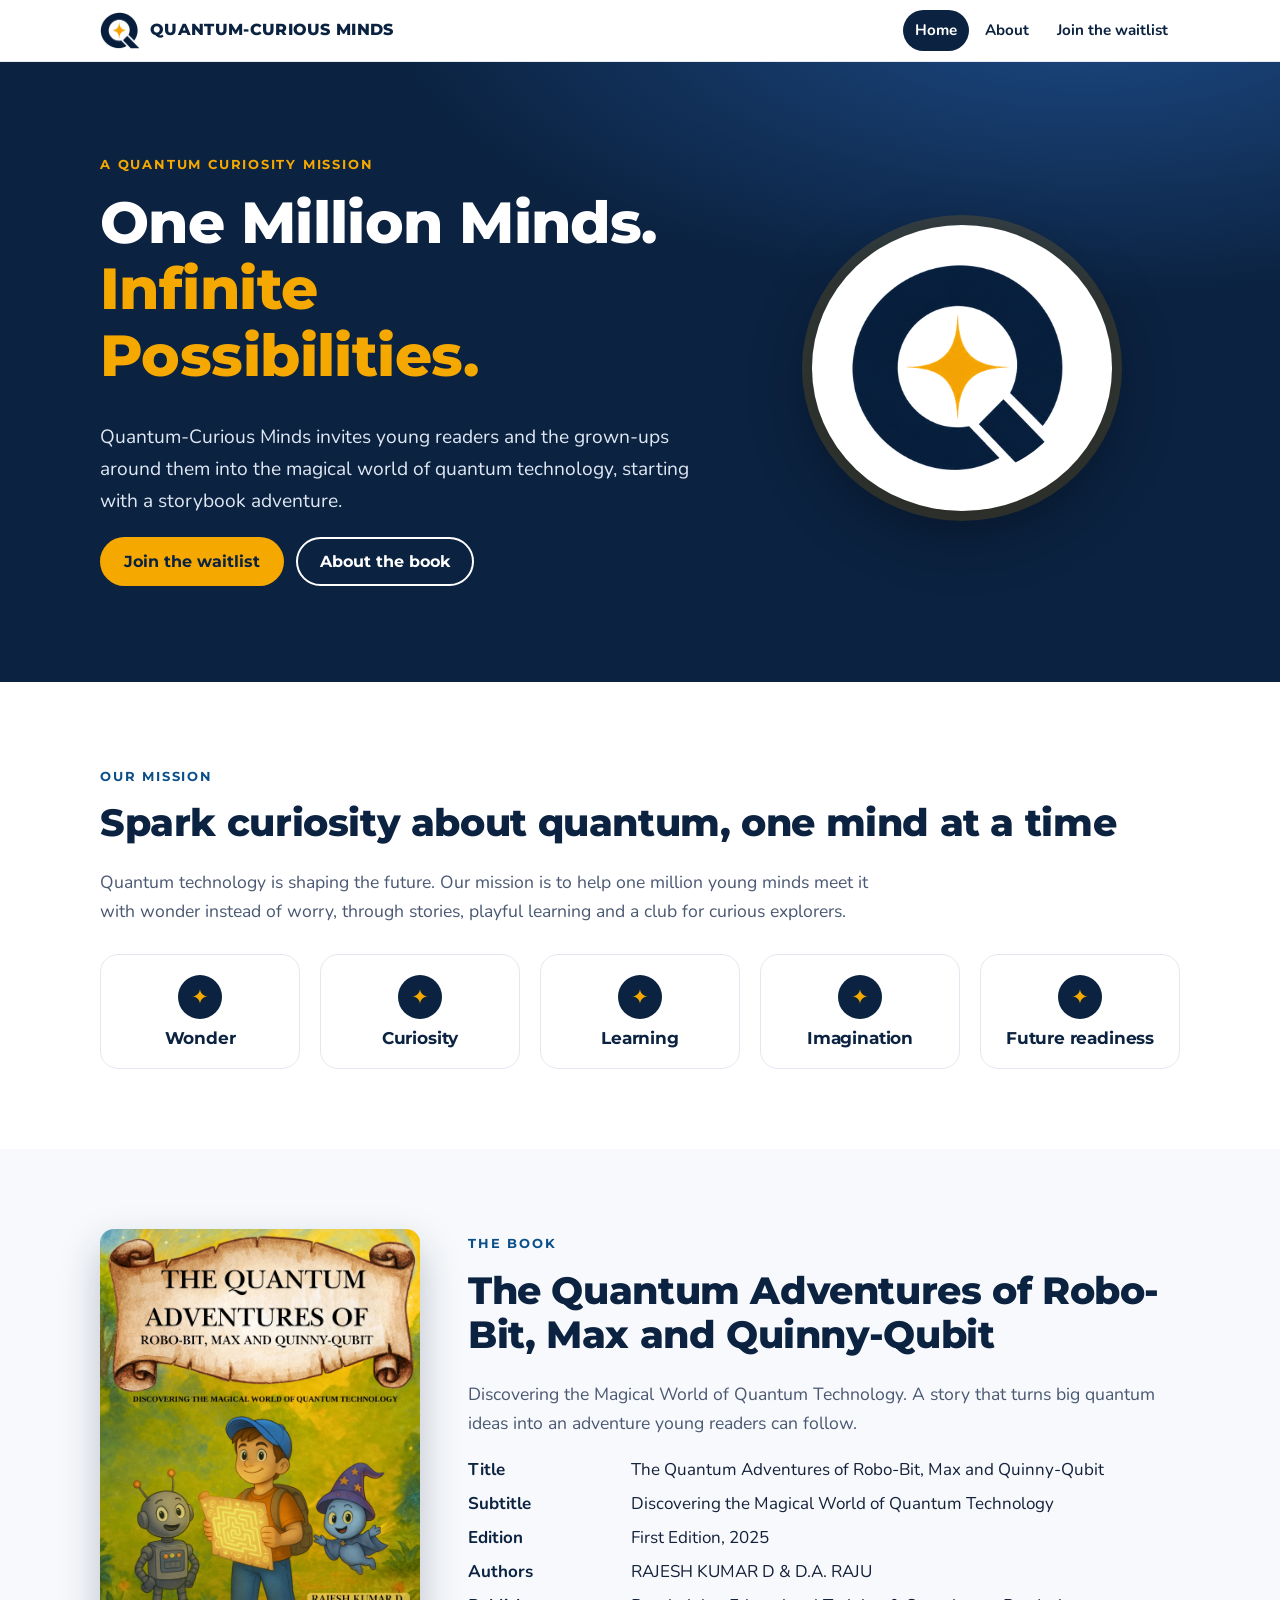
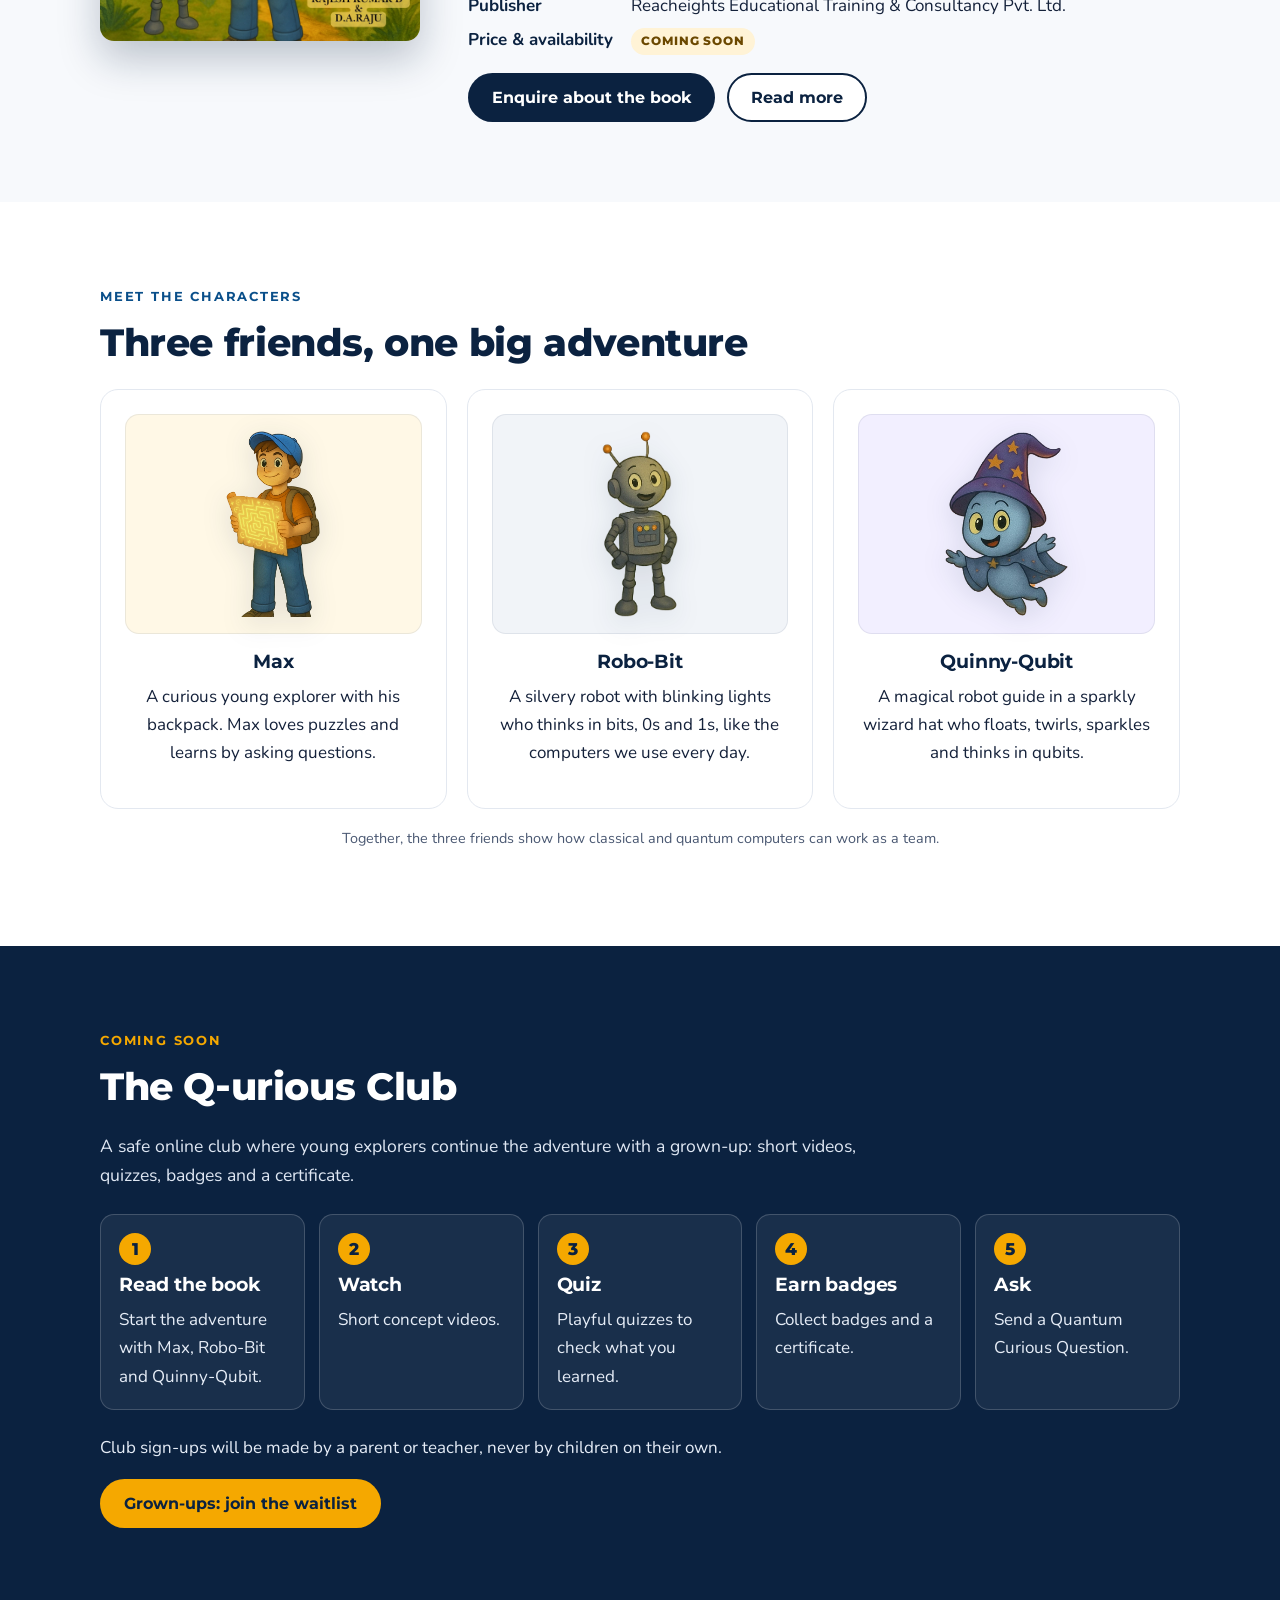
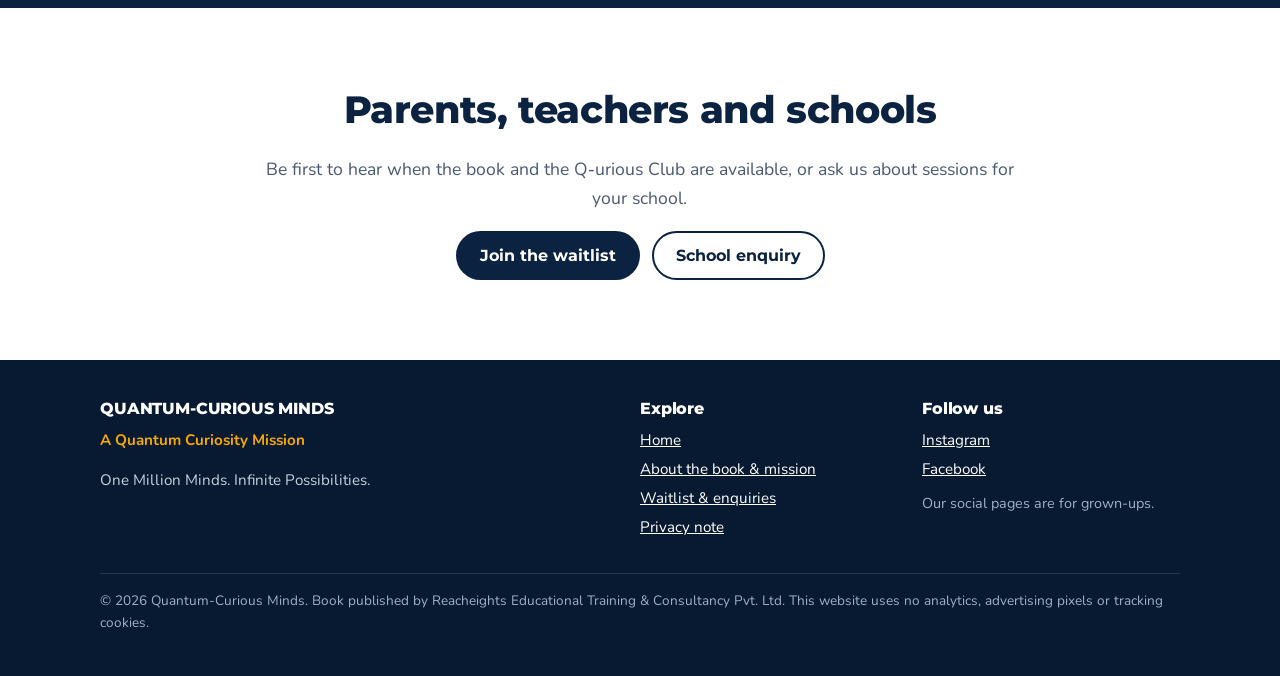
<file: index.html>
<!doctype html>
<html lang="en-IN">
<head>
<meta charset="utf-8">
<meta name="viewport" content="width=device-width, initial-scale=1">
<title>Quantum-Curious Minds | A Quantum Curiosity Mission</title>
<meta name="description" content="One Million Minds. Infinite Possibilities. Meet Max, Robo-Bit and Quinny-Qubit in the book The Quantum Adventures of Robo-Bit, Max and Quinny-Qubit.">
<link rel="canonical" href="https://quantumcuriousminds.com/">
<meta name="theme-color" content="#0B2240">
<meta property="og:type" content="website">
<meta property="og:site_name" content="Quantum-Curious Minds">
<meta property="og:title" content="Quantum-Curious Minds | A Quantum Curiosity Mission">
<meta property="og:description" content="One Million Minds. Infinite Possibilities. Meet Max, Robo-Bit and Quinny-Qubit in the book The Quantum Adventures of Robo-Bit, Max and Quinny-Qubit.">
<meta property="og:url" content="https://quantumcuriousminds.com/">
<meta property="og:image" content="https://quantumcuriousminds.com/assets/img/og-image.jpg">
<meta property="og:image:width" content="1200">
<meta property="og:image:height" content="630">
<meta property="og:image:alt" content="Quantum-Curious Minds logo: A Quantum Curiosity Mission">
<meta property="og:locale" content="en_IN">
<meta name="twitter:card" content="summary_large_image">
<link rel="icon" href="/favicon.ico" sizes="any">
<link rel="icon" type="image/png" sizes="32x32" href="/assets/img/favicon-32.png">
<link rel="apple-touch-icon" href="/apple-touch-icon.png">
<link rel="manifest" href="/site.webmanifest">
<link rel="preload" href="/assets/fonts/montserrat.woff2" as="font" type="font/woff2" crossorigin>
<link rel="stylesheet" href="/assets/css/fonts.css">
<link rel="stylesheet" href="/assets/css/site.css">
</head>
<body>
<a class="skip" href="#main">Skip to content</a>
<header class="site-header">
  <div class="wrap">
    <a class="brand" href="/" aria-label="Quantum-Curious Minds home"><img src="/assets/img/qcm-mark.png" alt="" width="40" height="38">QUANTUM-CURIOUS MINDS</a>
    <nav class="nav" aria-label="Main">
      <ul><li><a href="/" aria-current="page">Home</a></li><li><a href="/about.html">About</a></li><li><a href="/contact.html">Join the waitlist</a></li></ul>
    </nav>
  </div>
</header>
<main id="main">

<section class="hero">
  <div class="wrap">
    <div>
      <span class="eyebrow">A Quantum Curiosity Mission</span>
      <h1>One Million Minds. <span class="gold">Infinite Possibilities.</span></h1>
      <p class="lead">Quantum-Curious Minds invites young readers and the grown-ups around them into the magical world of quantum technology, starting with a storybook adventure.</p>
      <div class="btns"><a class="btn btn-gold" href="/contact.html">Join the waitlist</a><a class="btn btn-ghost" href="/about.html">About the book</a></div>
    </div>
    <img class="hero-mark" src="/assets/img/qcm-mark.png" alt="Quantum-Curious Minds logo: a navy Q with a gold star" width="320" height="300" fetchpriority="high">
  </div>
</section>

<section id="mission">
  <div class="wrap">
    <span class="eyebrow" style="color:var(--blue)">Our mission</span>
    <h2>Spark curiosity about quantum, one mind at a time</h2>
    <p class="section-intro">Quantum technology is shaping the future. Our mission is to help one million young minds meet it with wonder instead of worry, through stories, playful learning and a club for curious explorers.</p>
    <div class="grid g5" style="margin-top:28px"><div class="card pillar"><div class="dot" aria-hidden="true">&#10022;</div><h3>Wonder</h3></div><div class="card pillar"><div class="dot" aria-hidden="true">&#10022;</div><h3>Curiosity</h3></div><div class="card pillar"><div class="dot" aria-hidden="true">&#10022;</div><h3>Learning</h3></div><div class="card pillar"><div class="dot" aria-hidden="true">&#10022;</div><h3>Imagination</h3></div><div class="card pillar"><div class="dot" aria-hidden="true">&#10022;</div><h3>Future readiness</h3></div></div>
  </div>
</section>

<section class="alt" id="book">
  <div class="wrap book">
    <div class="book-cover">
      <picture>
        <source srcset="/assets/img/book-cover.webp" type="image/webp">
        <img src="/assets/img/book-cover.jpg" alt="Official book cover: The Quantum Adventures of Robo-Bit, Max and Quinny-Qubit" width="320" height="412" loading="lazy">
      </picture>
    </div>
    <div>
      <span class="eyebrow" style="color:var(--blue)">The book</span>
      <h2>The Quantum Adventures of Robo-Bit, Max and Quinny-Qubit</h2>
      <p class="section-intro">Discovering the Magical World of Quantum Technology. A story that turns big quantum ideas into an adventure young readers can follow.</p>
      <dl class="facts">
  <dt>Title</dt><dd>The Quantum Adventures of Robo-Bit, Max and Quinny-Qubit</dd>
  <dt>Subtitle</dt><dd>Discovering the Magical World of Quantum Technology</dd>
  <dt>Edition</dt><dd>First Edition, 2025</dd>
  <dt>Authors</dt><dd>RAJESH KUMAR D &amp; D.A. RAJU</dd>
  <dt>Publisher</dt><dd>Reacheights Educational Training &amp; Consultancy Pvt. Ltd.</dd>
  <dt>Price &amp; availability</dt><dd><span class="pill">Coming soon</span></dd>
</dl>
      <div class="btns"><a class="btn btn-navy" href="/contact.html">Enquire about the book</a><a class="btn btn-outline" href="/about.html">Read more</a></div>
    </div>
  </div>
</section>

<section id="characters">
  <div class="wrap">
    <span class="eyebrow" style="color:var(--blue)">Meet the characters</span>
    <h2>Three friends, one big adventure</h2>
    
<div class="grid g3">
  <article class="card char max">
    <div class="art">
      <picture>
        <source srcset="/assets/img/character-max.webp" type="image/webp">
        <img src="/assets/img/character-max.png" alt="Max with his backpack and glowing maze map" width="363" height="718" loading="lazy">
      </picture>
    </div>
    <h3>Max</h3>
    <p>A curious young explorer with his backpack. Max loves puzzles and learns by asking questions.</p>
  </article>
  <article class="card char robo">
    <div class="art">
      <picture>
        <source srcset="/assets/img/character-robo-bit.webp" type="image/webp">
        <img src="/assets/img/character-robo-bit.png" alt="Robo-Bit, a silvery robot with blinking lights" width="201" height="495" loading="lazy">
      </picture>
    </div>
    <h3>Robo-Bit</h3>
    <p>A silvery robot with blinking lights who thinks in bits, 0s and 1s, like the computers we use every day.</p>
  </article>
  <article class="card char quinny">
    <div class="art">
      <picture>
        <source srcset="/assets/img/character-quinny-qubit.webp" type="image/webp">
        <img src="/assets/img/character-quinny-qubit.png" alt="Quinny-Qubit, a magical guide in a sparkly wizard hat" width="232" height="346" loading="lazy">
      </picture>
    </div>
    <h3>Quinny-Qubit</h3>
    <p>A magical robot guide in a sparkly wizard hat who floats, twirls, sparkles and thinks in qubits.</p>
  </article>
</div>
<p class="note center" style="margin-top:18px">Together, the three friends show how classical and quantum computers can work as a team.</p>
  </div>
</section>

<section class="dark" id="club">
  <div class="wrap">
    <span class="eyebrow">Coming soon</span>
    <h2>The Q&#8209;urious Club</h2>
    <p class="section-intro" style="color:#dfe7f3">A safe online club where young explorers continue the adventure with a grown-up: short videos, quizzes, badges and a certificate.</p>
    <ol class="journey">
      <li><h3>Read the book</h3>Start the adventure with Max, Robo-Bit and Quinny-Qubit.</li>
      <li><h3>Watch</h3>Short concept videos.</li>
      <li><h3>Quiz</h3>Playful quizzes to check what you learned.</li>
      <li><h3>Earn badges</h3>Collect badges and a certificate.</li>
      <li><h3>Ask</h3>Send a Quantum Curious Question.</li>
    </ol>
    <p>Club sign-ups will be made by a parent or teacher, never by children on their own.</p>
    <div class="btns"><a class="btn btn-gold" href="/contact.html">Grown-ups: join the waitlist</a></div>
  </div>
</section>

<section class="center">
  <div class="wrap">
    <h2>Parents, teachers and schools</h2>
    <p class="section-intro" style="margin:0 auto 18px">Be first to hear when the book and the Q&#8209;urious Club are available, or ask us about sessions for your school.</p>
    <div class="btns" style="justify-content:center"><a class="btn btn-navy" href="/contact.html">Join the waitlist</a><a class="btn btn-outline" href="/contact.html">School enquiry</a></div>
  </div>
</section>
</main>
<footer class="site-footer">
  <div class="wrap">
    <div class="cols">
      <div>
        <h2>QUANTUM-CURIOUS MINDS</h2>
        <p class="tag">A Quantum Curiosity Mission</p>
        <p>One Million Minds. Infinite Possibilities.</p>
      </div>
      <div>
        <h2>Explore</h2>
        <ul><li><a href="/">Home</a></li><li><a href="/about.html">About the book &amp; mission</a></li><li><a href="/contact.html">Waitlist &amp; enquiries</a></li><li><a href="/contact.html#privacy">Privacy note</a></li></ul>
      </div>
      <div>
        <h2>Follow us</h2>
        <ul><li><a href="https://www.instagram.com/quantumcuriousminds" rel="noopener" target="_blank">Instagram<span class="hidden"> (opens in a new tab)</span></a></li><li><a href="https://www.facebook.com/share/19vFkuKRDL/" rel="noopener" target="_blank">Facebook<span class="hidden"> (opens in a new tab)</span></a></li></ul>
        <p class="note" style="color:#9fb0c8;margin-top:10px">Our social pages are for grown-ups.</p>
      </div>
    </div>
    <p class="legal">&copy; 2026 Quantum-Curious Minds. Book published by Reacheights Educational Training &amp; Consultancy Pvt. Ltd. This website uses no analytics, advertising pixels or tracking cookies.</p>
  </div>
</footer>
</body>
</html>
</file>
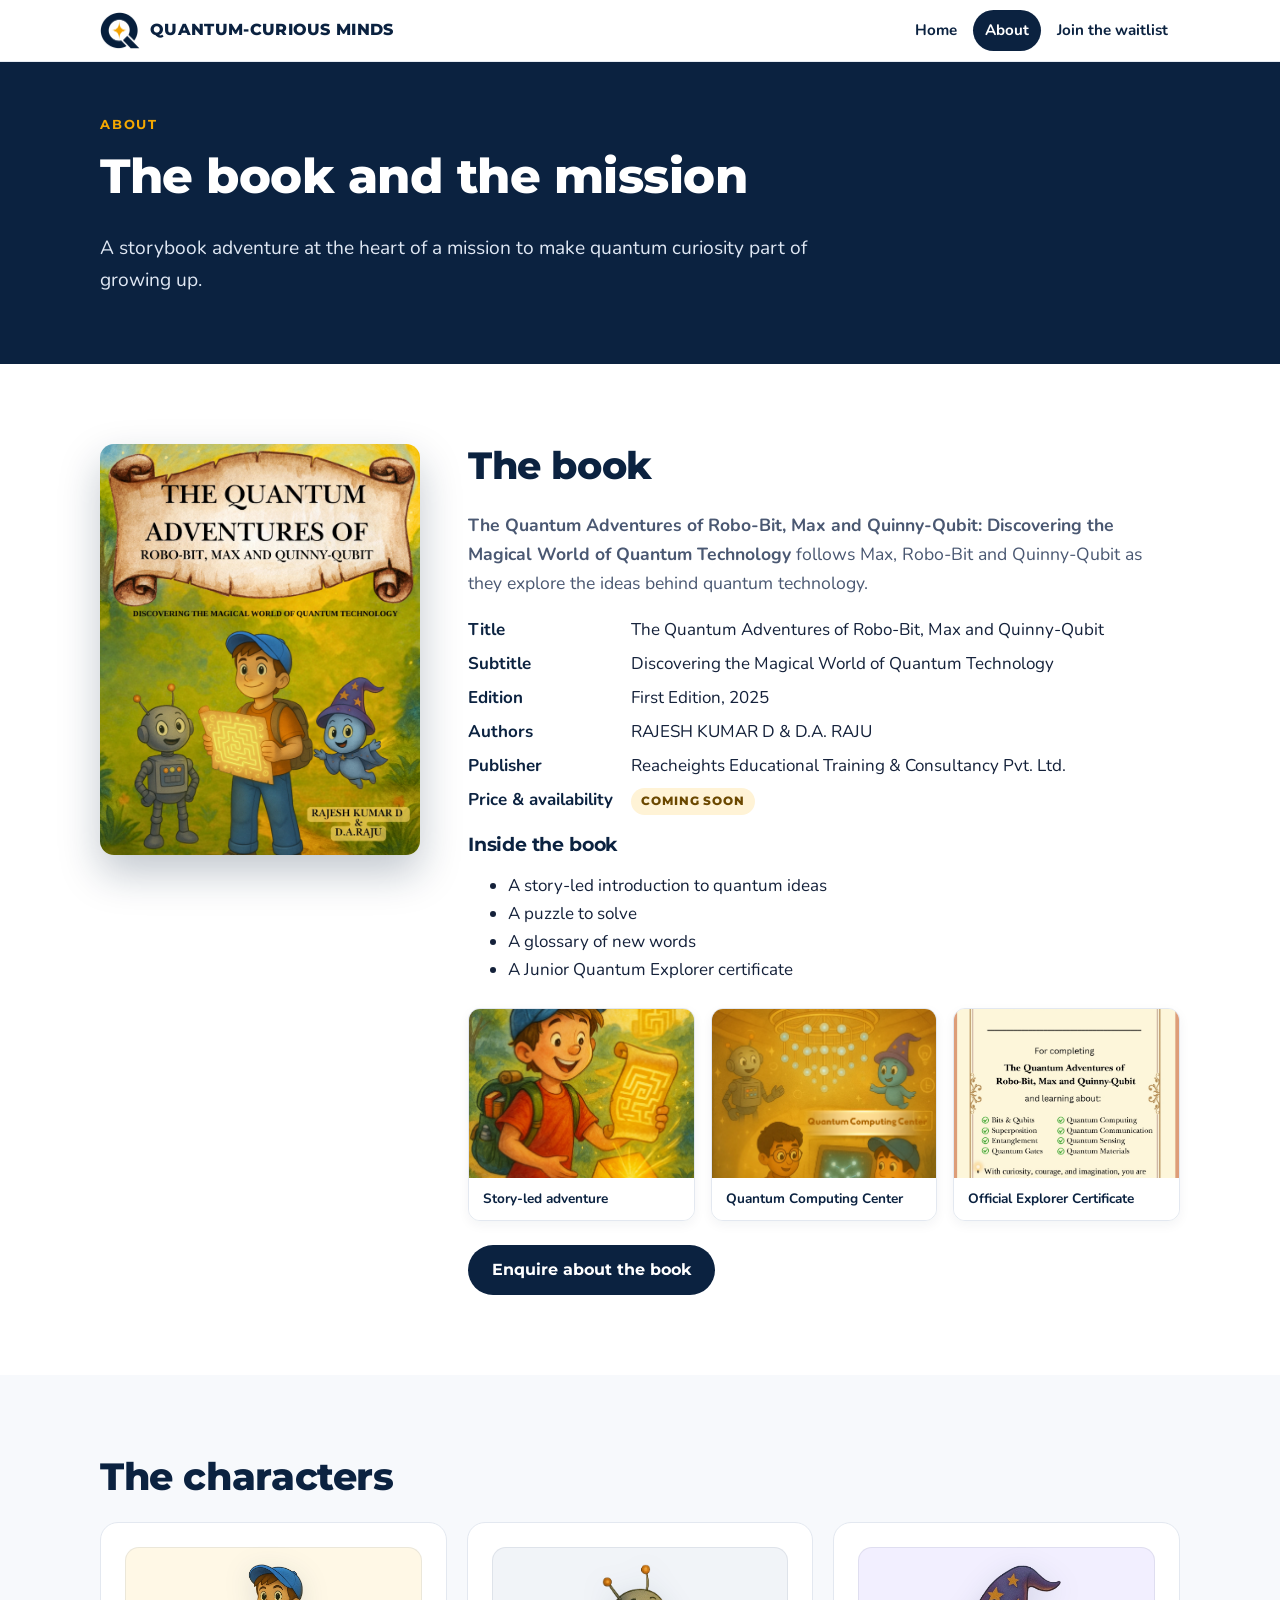
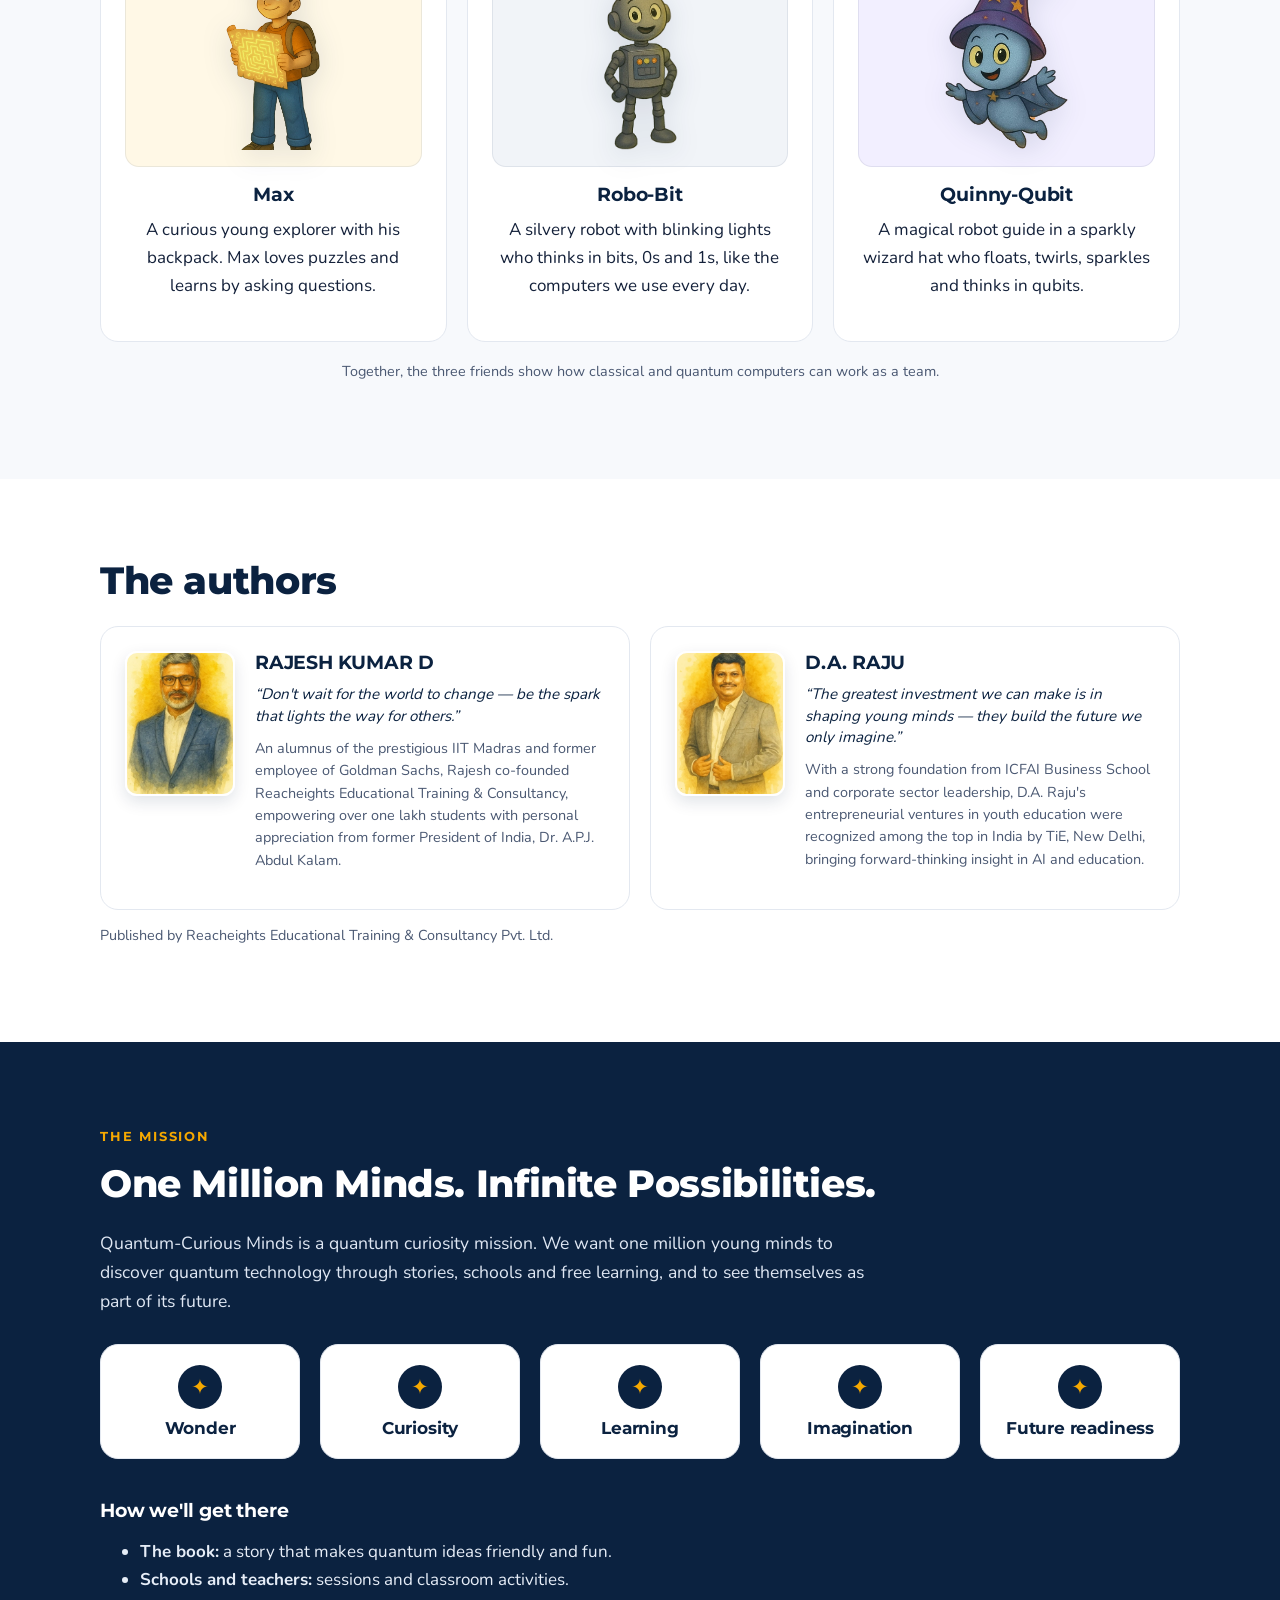
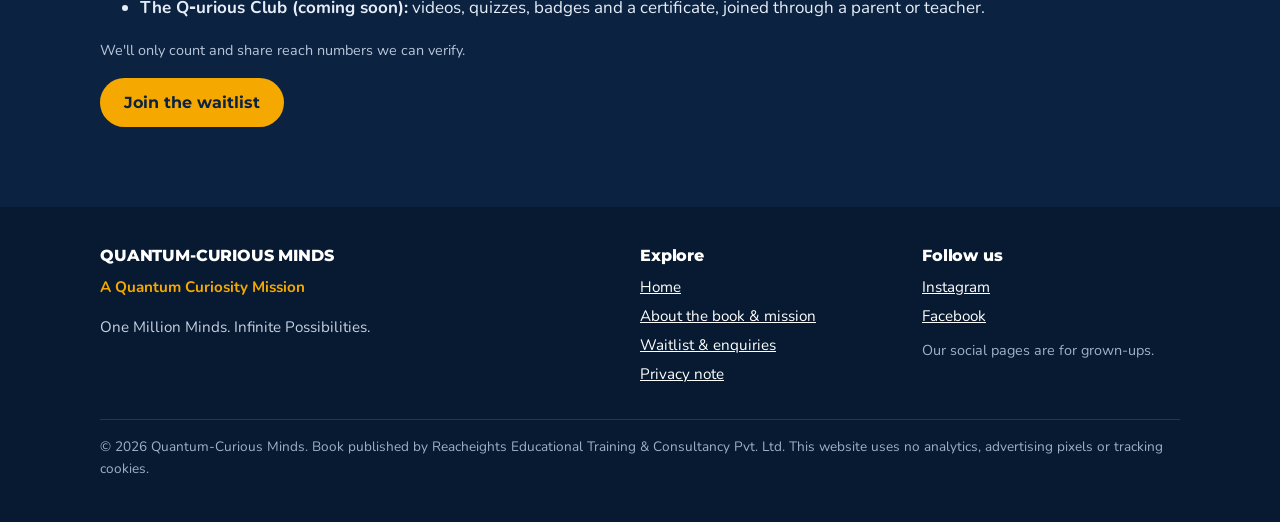
<file: about.html>
<!doctype html>
<html lang="en-IN">
<head>
<meta charset="utf-8">
<meta name="viewport" content="width=device-width, initial-scale=1">
<title>About the Book & Mission | Quantum-Curious Minds</title>
<meta name="description" content="About The Quantum Adventures of Robo-Bit, Max and Quinny-Qubit (First Edition 2025) and the Quantum-Curious Minds mission.">
<link rel="canonical" href="https://quantumcuriousminds.com/about.html">
<meta name="theme-color" content="#0B2240">
<meta property="og:type" content="website">
<meta property="og:site_name" content="Quantum-Curious Minds">
<meta property="og:title" content="About the Book & Mission | Quantum-Curious Minds">
<meta property="og:description" content="About The Quantum Adventures of Robo-Bit, Max and Quinny-Qubit (First Edition 2025) and the Quantum-Curious Minds mission.">
<meta property="og:url" content="https://quantumcuriousminds.com/about.html">
<meta property="og:image" content="https://quantumcuriousminds.com/assets/img/og-image.jpg">
<meta property="og:image:width" content="1200">
<meta property="og:image:height" content="630">
<meta property="og:image:alt" content="Quantum-Curious Minds logo: A Quantum Curiosity Mission">
<meta property="og:locale" content="en_IN">
<meta name="twitter:card" content="summary_large_image">
<link rel="icon" href="/favicon.ico" sizes="any">
<link rel="icon" type="image/png" sizes="32x32" href="/assets/img/favicon-32.png">
<link rel="apple-touch-icon" href="/apple-touch-icon.png">
<link rel="manifest" href="/site.webmanifest">
<link rel="preload" href="/assets/fonts/montserrat.woff2" as="font" type="font/woff2" crossorigin>
<link rel="stylesheet" href="/assets/css/fonts.css">
<link rel="stylesheet" href="/assets/css/site.css">
</head>
<body>
<a class="skip" href="#main">Skip to content</a>
<header class="site-header">
  <div class="wrap">
    <a class="brand" href="/" aria-label="Quantum-Curious Minds home"><img src="/assets/img/qcm-mark.png" alt="" width="40" height="38">QUANTUM-CURIOUS MINDS</a>
    <nav class="nav" aria-label="Main">
      <ul><li><a href="/">Home</a></li><li><a href="/about.html" aria-current="page">About</a></li><li><a href="/contact.html">Join the waitlist</a></li></ul>
    </nav>
  </div>
</header>
<main id="main">

<section class="page-hero">
  <div class="wrap">
    <span class="eyebrow">About</span>
    <h1>The book and the mission</h1>
    <p class="lead">A storybook adventure at the heart of a mission to make quantum curiosity part of growing up.</p>
  </div>
</section>

<section id="book">
  <div class="wrap book">
    <div class="book-cover">
      <picture>
        <source srcset="/assets/img/book-cover.webp" type="image/webp">
        <img src="/assets/img/book-cover.jpg" alt="Official book cover: The Quantum Adventures of Robo-Bit, Max and Quinny-Qubit" width="320" height="412" loading="lazy">
      </picture>
    </div>
    <div>
      <h2>The book</h2>
      <p class="section-intro"><strong>The Quantum Adventures of Robo-Bit, Max and Quinny-Qubit: Discovering the Magical World of Quantum Technology</strong> follows Max, Robo-Bit and Quinny-Qubit as they explore the ideas behind quantum technology.</p>
      <dl class="facts">
  <dt>Title</dt><dd>The Quantum Adventures of Robo-Bit, Max and Quinny-Qubit</dd>
  <dt>Subtitle</dt><dd>Discovering the Magical World of Quantum Technology</dd>
  <dt>Edition</dt><dd>First Edition, 2025</dd>
  <dt>Authors</dt><dd>RAJESH KUMAR D &amp; D.A. RAJU</dd>
  <dt>Publisher</dt><dd>Reacheights Educational Training &amp; Consultancy Pvt. Ltd.</dd>
  <dt>Price &amp; availability</dt><dd><span class="pill">Coming soon</span></dd>
</dl>
      <h3>Inside the book</h3>
      <ul><li>A story-led introduction to quantum ideas</li><li>A puzzle to solve</li><li>A glossary of new words</li><li>A Junior Quantum Explorer certificate</li></ul>
      <div class="inside-preview">
        <div class="inside-item">
          <picture>
            <source srcset="/assets/img/preview-story-maze.webp" type="image/webp">
            <img src="/assets/img/preview-story-maze.jpg" alt="Max and the Mystery of the Maze story illustration" width="300" height="225" loading="lazy">
          </picture>
          <div class="cap">Story-led adventure</div>
        </div>
        <div class="inside-item">
          <picture>
            <source srcset="/assets/img/preview-quantum-center.webp" type="image/webp">
            <img src="/assets/img/preview-quantum-center.jpg" alt="Quantum Computing Center illustration" width="300" height="225" loading="lazy">
          </picture>
          <div class="cap">Quantum Computing Center</div>
        </div>
        <div class="inside-item">
          <picture>
            <source srcset="/assets/img/junior-quantum-explorer-certificate.webp" type="image/webp">
            <img src="/assets/img/junior-quantum-explorer-certificate.jpg" alt="Junior Quantum Explorer Certificate" width="300" height="225" loading="lazy">
          </picture>
          <div class="cap">Official Explorer Certificate</div>
        </div>
      </div>
      <div class="btns"><a class="btn btn-navy" href="/contact.html">Enquire about the book</a></div>
    </div>
  </div>
</section>

<section class="alt" id="characters">
  <div class="wrap">
    <h2>The characters</h2>
    
<div class="grid g3">
  <article class="card char max">
    <div class="art">
      <picture>
        <source srcset="/assets/img/character-max.webp" type="image/webp">
        <img src="/assets/img/character-max.png" alt="Max with his backpack and glowing maze map" width="363" height="718" loading="lazy">
      </picture>
    </div>
    <h3>Max</h3>
    <p>A curious young explorer with his backpack. Max loves puzzles and learns by asking questions.</p>
  </article>
  <article class="card char robo">
    <div class="art">
      <picture>
        <source srcset="/assets/img/character-robo-bit.webp" type="image/webp">
        <img src="/assets/img/character-robo-bit.png" alt="Robo-Bit, a silvery robot with blinking lights" width="201" height="495" loading="lazy">
      </picture>
    </div>
    <h3>Robo-Bit</h3>
    <p>A silvery robot with blinking lights who thinks in bits, 0s and 1s, like the computers we use every day.</p>
  </article>
  <article class="card char quinny">
    <div class="art">
      <picture>
        <source srcset="/assets/img/character-quinny-qubit.webp" type="image/webp">
        <img src="/assets/img/character-quinny-qubit.png" alt="Quinny-Qubit, a magical guide in a sparkly wizard hat" width="232" height="346" loading="lazy">
      </picture>
    </div>
    <h3>Quinny-Qubit</h3>
    <p>A magical robot guide in a sparkly wizard hat who floats, twirls, sparkles and thinks in qubits.</p>
  </article>
</div>
<p class="note center" style="margin-top:18px">Together, the three friends show how classical and quantum computers can work as a team.</p>
  </div>
</section>

<section id="authors">
  <div class="wrap">
    <h2>The authors</h2>
    <div class="grid g2">
      <article class="card author-card">
        <picture>
          <source srcset="/assets/img/author-rajesh-kumar.webp" type="image/webp">
          <img class="author-avatar" src="/assets/img/author-rajesh-kumar.jpg" alt="Portrait of Rajesh Kumar D" width="110" height="145" loading="lazy">
        </picture>
        <div>
          <h3>RAJESH KUMAR D</h3>
          <p class="author-quote">&ldquo;Don't wait for the world to change &mdash; be the spark that lights the way for others.&rdquo;</p>
          <p class="author-bio">An alumnus of the prestigious IIT Madras and former employee of Goldman Sachs, Rajesh co-founded Reacheights Educational Training &amp; Consultancy, empowering over one lakh students with personal appreciation from former President of India, Dr. A.P.J. Abdul Kalam.</p>
        </div>
      </article>
      <article class="card author-card">
        <picture>
          <source srcset="/assets/img/author-da-raju.webp" type="image/webp">
          <img class="author-avatar" src="/assets/img/author-da-raju.jpg" alt="Portrait of D.A. Raju" width="110" height="145" loading="lazy">
        </picture>
        <div>
          <h3>D.A. RAJU</h3>
          <p class="author-quote">&ldquo;The greatest investment we can make is in shaping young minds &mdash; they build the future we only imagine.&rdquo;</p>
          <p class="author-bio">With a strong foundation from ICFAI Business School and corporate sector leadership, D.A. Raju's entrepreneurial ventures in youth education were recognized among the top in India by TiE, New Delhi, bringing forward-thinking insight in AI and education.</p>
        </div>
      </article>
    </div>
    <p class="note" style="margin-top:14px">Published by Reacheights Educational Training &amp; Consultancy Pvt. Ltd.</p>
  </div>
</section>

<section class="dark" id="mission">
  <div class="wrap">
    <span class="eyebrow">The mission</span>
    <h2>One Million Minds. Infinite Possibilities.</h2>
    <p class="section-intro" style="color:#dfe7f3">Quantum-Curious Minds is a quantum curiosity mission. We want one million young minds to discover quantum technology through stories, schools and free learning, and to see themselves as part of its future.</p>
    <div class="grid g5" style="margin-top:28px;color:var(--ink)"><div class="card pillar"><div class="dot" aria-hidden="true">&#10022;</div><h3>Wonder</h3></div><div class="card pillar"><div class="dot" aria-hidden="true">&#10022;</div><h3>Curiosity</h3></div><div class="card pillar"><div class="dot" aria-hidden="true">&#10022;</div><h3>Learning</h3></div><div class="card pillar"><div class="dot" aria-hidden="true">&#10022;</div><h3>Imagination</h3></div><div class="card pillar"><div class="dot" aria-hidden="true">&#10022;</div><h3>Future readiness</h3></div></div>
    <h3 style="margin-top:40px">How we'll get there</h3>
    <ul>
      <li><strong>The book:</strong> a story that makes quantum ideas friendly and fun.</li>
      <li><strong>Schools and teachers:</strong> sessions and classroom activities.</li>
      <li><strong>The Q&#8209;urious Club (coming soon):</strong> videos, quizzes, badges and a certificate, joined through a parent or teacher.</li>
    </ul>
    <p class="note">We'll only count and share reach numbers we can verify.</p>
    <div class="btns"><a class="btn btn-gold" href="/contact.html">Join the waitlist</a></div>
  </div>
</section>
</main>
<footer class="site-footer">
  <div class="wrap">
    <div class="cols">
      <div>
        <h2>QUANTUM-CURIOUS MINDS</h2>
        <p class="tag">A Quantum Curiosity Mission</p>
        <p>One Million Minds. Infinite Possibilities.</p>
      </div>
      <div>
        <h2>Explore</h2>
        <ul><li><a href="/">Home</a></li><li><a href="/about.html">About the book &amp; mission</a></li><li><a href="/contact.html">Waitlist &amp; enquiries</a></li><li><a href="/contact.html#privacy">Privacy note</a></li></ul>
      </div>
      <div>
        <h2>Follow us</h2>
        <ul><li><a href="https://www.instagram.com/quantumcuriousminds" rel="noopener" target="_blank">Instagram<span class="hidden"> (opens in a new tab)</span></a></li><li><a href="https://www.facebook.com/share/19vFkuKRDL/" rel="noopener" target="_blank">Facebook<span class="hidden"> (opens in a new tab)</span></a></li></ul>
        <p class="note" style="color:#9fb0c8;margin-top:10px">Our social pages are for grown-ups.</p>
      </div>
    </div>
    <p class="legal">&copy; 2026 Quantum-Curious Minds. Book published by Reacheights Educational Training &amp; Consultancy Pvt. Ltd. This website uses no analytics, advertising pixels or tracking cookies.</p>
  </div>
</footer>
</body>
</html>
</file>
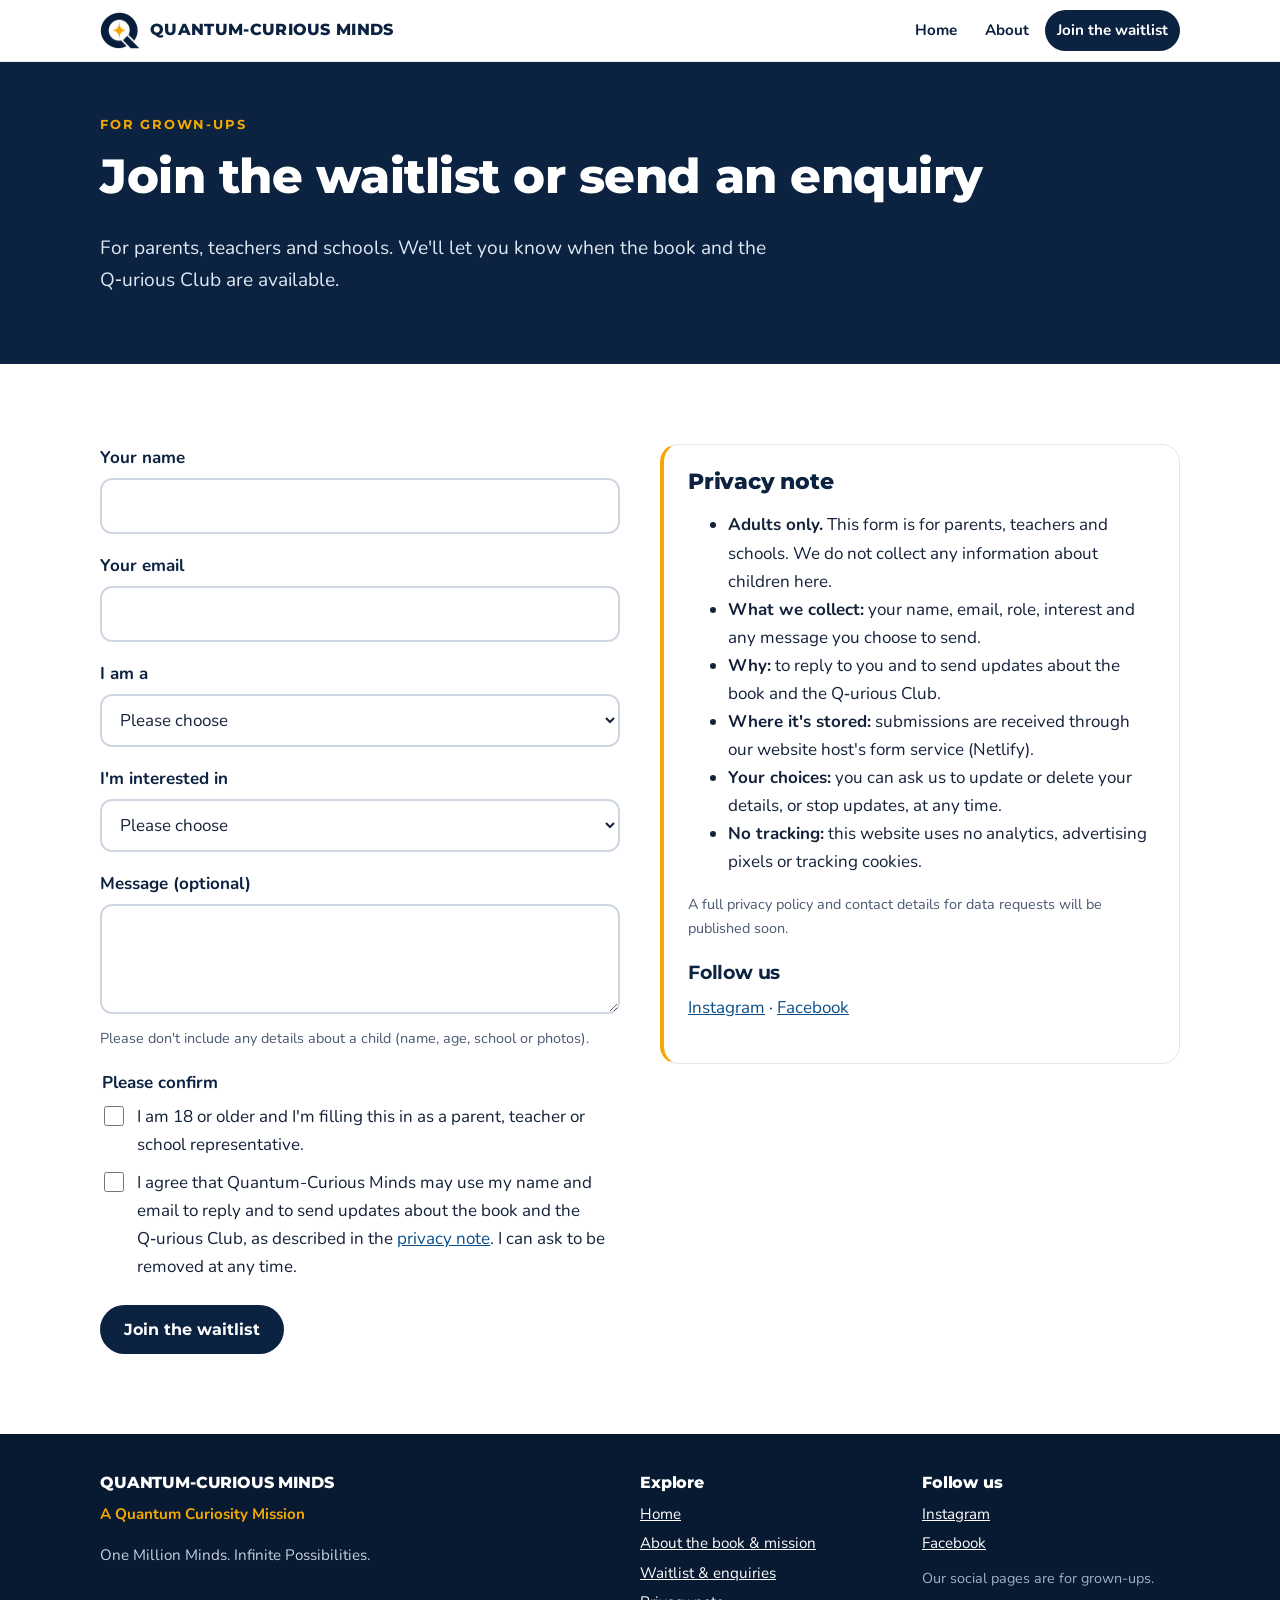
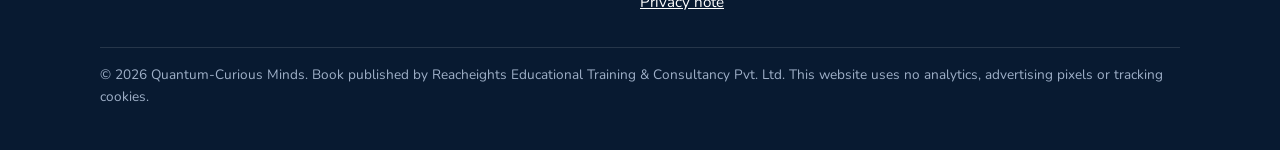
<file: contact.html>
<!doctype html>
<html lang="en-IN">
<head>
<meta charset="utf-8">
<meta name="viewport" content="width=device-width, initial-scale=1">
<title>Join the Waitlist | Quantum-Curious Minds</title>
<meta name="description" content="Parents, teachers and schools: join the Quantum-Curious Minds waitlist or send an enquiry.">
<link rel="canonical" href="https://quantumcuriousminds.com/contact.html">
<meta name="theme-color" content="#0B2240">
<meta property="og:type" content="website">
<meta property="og:site_name" content="Quantum-Curious Minds">
<meta property="og:title" content="Join the Waitlist | Quantum-Curious Minds">
<meta property="og:description" content="Parents, teachers and schools: join the Quantum-Curious Minds waitlist or send an enquiry.">
<meta property="og:url" content="https://quantumcuriousminds.com/contact.html">
<meta property="og:image" content="https://quantumcuriousminds.com/assets/img/og-image.jpg">
<meta property="og:image:width" content="1200">
<meta property="og:image:height" content="630">
<meta property="og:image:alt" content="Quantum-Curious Minds logo: A Quantum Curiosity Mission">
<meta property="og:locale" content="en_IN">
<meta name="twitter:card" content="summary_large_image">
<link rel="icon" href="/favicon.ico" sizes="any">
<link rel="icon" type="image/png" sizes="32x32" href="/assets/img/favicon-32.png">
<link rel="apple-touch-icon" href="/apple-touch-icon.png">
<link rel="manifest" href="/site.webmanifest">
<link rel="preload" href="/assets/fonts/montserrat.woff2" as="font" type="font/woff2" crossorigin>
<link rel="stylesheet" href="/assets/css/fonts.css">
<link rel="stylesheet" href="/assets/css/site.css">
</head>
<body>
<a class="skip" href="#main">Skip to content</a>
<header class="site-header">
  <div class="wrap">
    <a class="brand" href="/" aria-label="Quantum-Curious Minds home"><img src="/assets/img/qcm-mark.png" alt="" width="40" height="38">QUANTUM-CURIOUS MINDS</a>
    <nav class="nav" aria-label="Main">
      <ul><li><a href="/">Home</a></li><li><a href="/about.html">About</a></li><li><a href="/contact.html" aria-current="page">Join the waitlist</a></li></ul>
    </nav>
  </div>
</header>
<main id="main">

<section class="page-hero">
  <div class="wrap">
    <span class="eyebrow">For grown-ups</span>
    <h1>Join the waitlist or send an enquiry</h1>
    <p class="lead">For parents, teachers and schools. We'll let you know when the book and the Q&#8209;urious Club are available.</p>
  </div>
</section>

<section>
  <div class="wrap grid g2" style="align-items:start;gap:40px">
    <div>
      <form name="waitlist" method="POST" action="/thank-you.html" data-netlify="true" netlify-honeypot="bot-field">
        <input type="hidden" name="form-name" value="waitlist">
        <p class="hidden"><label>Leave this empty: <input name="bot-field" tabindex="-1" autocomplete="off"></label></p>
        <div class="field"><label for="name">Your name</label><input id="name" name="name" type="text" autocomplete="name" required maxlength="100"></div>
        <div class="field"><label for="email">Your email</label><input id="email" name="email" type="email" autocomplete="email" required maxlength="200"></div>
        <div class="field"><label for="role">I am a</label>
          <select id="role" name="role" required><option value="">Please choose</option><option>Parent</option><option>Teacher</option><option>School</option></select></div>
        <div class="field"><label for="interest">I'm interested in</label>
          <select id="interest" name="interest" required><option value="">Please choose</option><option value="club">Q&#8209;urious Club waitlist</option><option value="book">The book (availability)</option><option value="school">A school session or bulk enquiry</option><option value="other">Something else</option></select></div>
        <div class="field"><label for="message">Message (optional)</label><textarea id="message" name="message" maxlength="1500" aria-describedby="msg-hint"></textarea>
          <p class="hint" id="msg-hint">Please don't include any details about a child (name, age, school or photos).</p></div>
        <fieldset>
          <legend class="legend">Please confirm</legend>
          <label class="check"><input type="checkbox" name="adult" value="yes" required><span>I am 18 or older and I'm filling this in as a parent, teacher or school representative.</span></label>
          <label class="check" style="margin-top:10px"><input type="checkbox" name="consent" value="yes" required><span>I agree that Quantum-Curious Minds may use my name and email to reply and to send updates about the book and the Q&#8209;urious Club, as described in the <a href="#privacy">privacy note</a>. I can ask to be removed at any time.</span></label>
        </fieldset>
        <button class="btn btn-navy" type="submit">Join the waitlist</button>
      </form>
    </div>
    <aside class="card privacy" id="privacy" aria-labelledby="privacy-h">
      <h2 id="privacy-h" style="font-size:1.4rem">Privacy note</h2>
      <ul>
        <li><strong>Adults only.</strong> This form is for parents, teachers and schools. We do not collect any information about children here.</li>
        <li><strong>What we collect:</strong> your name, email, role, interest and any message you choose to send.</li>
        <li><strong>Why:</strong> to reply to you and to send updates about the book and the Q&#8209;urious Club.</li>
        <li><strong>Where it's stored:</strong> submissions are received through our website host's form service (Netlify).</li>
        <li><strong>Your choices:</strong> you can ask us to update or delete your details, or stop updates, at any time.</li>
        <li><strong>No tracking:</strong> this website uses no analytics, advertising pixels or tracking cookies.</li>
      </ul>
      <p class="note">A full privacy policy and contact details for data requests will be published soon.</p>
      <h3 style="margin-top:20px">Follow us</h3>
      <p><a href="https://www.instagram.com/quantumcuriousminds" rel="noopener" target="_blank">Instagram</a> &middot; <a href="https://www.facebook.com/share/19vFkuKRDL/" rel="noopener" target="_blank">Facebook</a></p>
    </aside>
  </div>
</section>
</main>
<footer class="site-footer">
  <div class="wrap">
    <div class="cols">
      <div>
        <h2>QUANTUM-CURIOUS MINDS</h2>
        <p class="tag">A Quantum Curiosity Mission</p>
        <p>One Million Minds. Infinite Possibilities.</p>
      </div>
      <div>
        <h2>Explore</h2>
        <ul><li><a href="/">Home</a></li><li><a href="/about.html">About the book &amp; mission</a></li><li><a href="/contact.html">Waitlist &amp; enquiries</a></li><li><a href="/contact.html#privacy">Privacy note</a></li></ul>
      </div>
      <div>
        <h2>Follow us</h2>
        <ul><li><a href="https://www.instagram.com/quantumcuriousminds" rel="noopener" target="_blank">Instagram<span class="hidden"> (opens in a new tab)</span></a></li><li><a href="https://www.facebook.com/share/19vFkuKRDL/" rel="noopener" target="_blank">Facebook<span class="hidden"> (opens in a new tab)</span></a></li></ul>
        <p class="note" style="color:#9fb0c8;margin-top:10px">Our social pages are for grown-ups.</p>
      </div>
    </div>
    <p class="legal">&copy; 2026 Quantum-Curious Minds. Book published by Reacheights Educational Training &amp; Consultancy Pvt. Ltd. This website uses no analytics, advertising pixels or tracking cookies.</p>
  </div>
</footer>
</body>
</html>
</file>
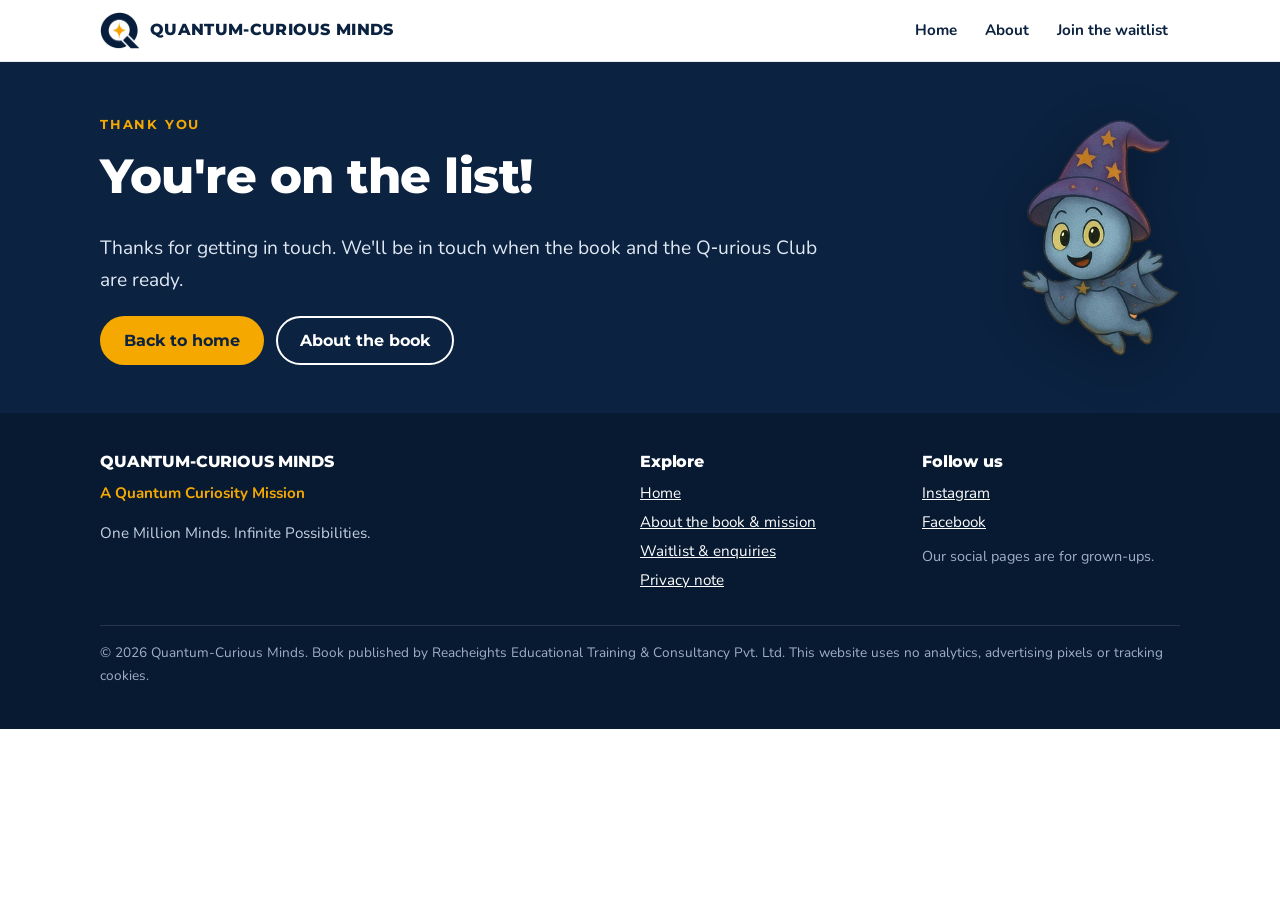
<file: thank-you.html>
<!doctype html>
<html lang="en-IN">
<head>
<meta charset="utf-8">
<meta name="viewport" content="width=device-width, initial-scale=1">
<title>Thank you | Quantum-Curious Minds</title>
<meta name="description" content="Thanks for joining the waitlist.">
<meta name="robots" content="noindex">
<link rel="canonical" href="https://quantumcuriousminds.com/thank-you.html">
<meta name="theme-color" content="#0B2240">
<meta property="og:type" content="website">
<meta property="og:site_name" content="Quantum-Curious Minds">
<meta property="og:title" content="Thank you | Quantum-Curious Minds">
<meta property="og:description" content="Thanks for joining the waitlist.">
<meta property="og:url" content="https://quantumcuriousminds.com/thank-you.html">
<meta property="og:image" content="https://quantumcuriousminds.com/assets/img/og-image.jpg">
<meta property="og:image:width" content="1200">
<meta property="og:image:height" content="630">
<meta property="og:image:alt" content="Quantum-Curious Minds logo: A Quantum Curiosity Mission">
<meta property="og:locale" content="en_IN">
<meta name="twitter:card" content="summary_large_image">
<link rel="icon" href="/favicon.ico" sizes="any">
<link rel="icon" type="image/png" sizes="32x32" href="/assets/img/favicon-32.png">
<link rel="apple-touch-icon" href="/apple-touch-icon.png">
<link rel="manifest" href="/site.webmanifest">
<link rel="preload" href="/assets/fonts/montserrat.woff2" as="font" type="font/woff2" crossorigin>
<link rel="stylesheet" href="/assets/css/fonts.css">
<link rel="stylesheet" href="/assets/css/site.css">
</head>
<body>
<a class="skip" href="#main">Skip to content</a>
<header class="site-header">
  <div class="wrap">
    <a class="brand" href="/" aria-label="Quantum-Curious Minds home"><img src="/assets/img/qcm-mark.png" alt="" width="40" height="38">QUANTUM-CURIOUS MINDS</a>
    <nav class="nav" aria-label="Main">
      <ul><li><a href="/">Home</a></li><li><a href="/about.html">About</a></li><li><a href="/contact.html">Join the waitlist</a></li></ul>
    </nav>
  </div>
</header>
<main id="main">

<section class="page-hero"><div class="wrap" style="display:flex;align-items:center;justify-content:space-between;gap:32px;flex-wrap:wrap">
  <div style="flex:1;min-width:280px">
    <span class="eyebrow">Thank you</span>
    <h1>You're on the list!</h1>
    <p class="lead">Thanks for getting in touch. We'll be in touch when the book and the Q&#8209;urious Club are ready.</p>
    <div class="btns"><a class="btn btn-gold" href="/">Back to home</a><a class="btn btn-ghost" href="/about.html">About the book</a></div>
  </div>
  <div style="flex:none;text-align:center">
    <picture>
      <source srcset="/assets/img/character-quinny-qubit.webp" type="image/webp">
      <img class="float-anim" src="/assets/img/character-quinny-qubit.png" alt="Quinny-Qubit celebrating" width="160" height="239" style="filter:drop-shadow(0 12px 24px rgba(0,0,0,.25))">
    </picture>
  </div>
</div></section>
</main>
<footer class="site-footer">
  <div class="wrap">
    <div class="cols">
      <div>
        <h2>QUANTUM-CURIOUS MINDS</h2>
        <p class="tag">A Quantum Curiosity Mission</p>
        <p>One Million Minds. Infinite Possibilities.</p>
      </div>
      <div>
        <h2>Explore</h2>
        <ul><li><a href="/">Home</a></li><li><a href="/about.html">About the book &amp; mission</a></li><li><a href="/contact.html">Waitlist &amp; enquiries</a></li><li><a href="/contact.html#privacy">Privacy note</a></li></ul>
      </div>
      <div>
        <h2>Follow us</h2>
        <ul><li><a href="https://www.instagram.com/quantumcuriousminds" rel="noopener" target="_blank">Instagram<span class="hidden"> (opens in a new tab)</span></a></li><li><a href="https://www.facebook.com/share/19vFkuKRDL/" rel="noopener" target="_blank">Facebook<span class="hidden"> (opens in a new tab)</span></a></li></ul>
        <p class="note" style="color:#9fb0c8;margin-top:10px">Our social pages are for grown-ups.</p>
      </div>
    </div>
    <p class="legal">&copy; 2026 Quantum-Curious Minds. Book published by Reacheights Educational Training &amp; Consultancy Pvt. Ltd. This website uses no analytics, advertising pixels or tracking cookies.</p>
  </div>
</footer>
</body>
</html>
</file>
<file: assets/css/fonts.css>
@font-face{font-family:'Montserrat';font-style:normal;font-weight:600 800;font-display:swap;src:url(../fonts/montserrat.woff2) format('woff2');unicode-range:U+0000-00FF,U+0131,U+0152-0153,U+02BB-02BC,U+02C6,U+02DA,U+02DC,U+0304,U+0308,U+0329,U+2000-206F,U+20AC,U+2122,U+2191,U+2193,U+2212,U+2215,U+FEFF,U+FFFD}
@font-face{font-family:'Nunito';font-style:normal;font-weight:400 700;font-display:swap;src:url(../fonts/nunito.woff2) format('woff2');unicode-range:U+0000-00FF,U+0131,U+0152-0153,U+02BB-02BC,U+02C6,U+02DA,U+02DC,U+0304,U+0308,U+0329,U+2000-206F,U+20AC,U+2122,U+2191,U+2193,U+2212,U+2215,U+FEFF,U+FFFD}
</file>
<file: assets/css/site.css>
:root{--navy:#0B2240;--navy-2:#122f55;--gold:#F5A800;--blue:#0A4F8A;--cyan:#33C3F0;--violet:#7C5CFF;--silver:#C7CED8;--cloud:#F7F9FC;--ink:#14213a;--muted:#4a5872;--r:18px;--max:1120px}
*,*::before,*::after{box-sizing:border-box}
html{-webkit-text-size-adjust:100%;scroll-behavior:smooth}
@media (prefers-reduced-motion:reduce){html{scroll-behavior:auto}*{animation:none!important;transition:none!important}}
body{margin:0;font-family:Nunito,system-ui,-apple-system,"Segoe UI",Roboto,sans-serif;font-size:1.0625rem;line-height:1.65;color:var(--ink);background:#fff}
img{max-width:100%;height:auto;display:block}
h1,h2,h3,.brand{font-family:Montserrat,system-ui,sans-serif;line-height:1.15;letter-spacing:-.01em;margin:0 0 .6em}
h1{font-size:clamp(2rem,6vw,3.6rem);font-weight:800}
h2{font-size:clamp(1.6rem,4vw,2.4rem);font-weight:800;color:var(--navy)}
h3{font-size:1.2rem;font-weight:700;color:var(--navy)}
p{margin:0 0 1em}
a{color:var(--blue)}
a:focus-visible,button:focus-visible,input:focus-visible,select:focus-visible,textarea:focus-visible,summary:focus-visible{outline:3px solid var(--gold);outline-offset:3px;border-radius:6px}
.wrap{max-width:var(--max);margin:0 auto;padding:0 20px}
.skip{position:absolute;left:-999px;top:0;background:var(--gold);color:var(--navy);padding:10px 16px;font-weight:700;z-index:10}
.skip:focus{left:10px;top:10px}
/* header */
.site-header{background:#fff;border-bottom:1px solid #e6eaf1;position:sticky;top:0;z-index:5}
.site-header .wrap{display:flex;align-items:center;justify-content:space-between;gap:12px;flex-wrap:wrap;padding-top:10px;padding-bottom:10px}
.brand{display:flex;align-items:center;gap:10px;text-decoration:none;color:var(--navy);font-weight:800;font-size:1rem;margin:0;letter-spacing:.02em}
.brand img{width:40px;height:auto}
.nav ul{list-style:none;display:flex;gap:4px;margin:0;padding:0;flex-wrap:wrap}
.nav a{display:block;padding:8px 12px;border-radius:999px;text-decoration:none;color:var(--navy);font-weight:700;font-size:.95rem}
.nav a:hover{background:var(--cloud)}
.nav a[aria-current=page]{background:var(--navy);color:#fff}
/* hero */
.hero{background:radial-gradient(1200px 500px at 85% -10%,#1d4a85 0,transparent 60%),var(--navy);color:#fff;padding:56px 0 64px;overflow:hidden}
.hero .wrap{display:grid;gap:32px;align-items:center}
.hero h1{color:#fff}
.hero h1 .gold{color:var(--gold)}
.eyebrow{display:inline-block;font-family:Montserrat,sans-serif;font-weight:700;font-size:.8rem;letter-spacing:.14em;text-transform:uppercase;color:var(--gold);margin-bottom:14px}
.lead{font-size:1.2rem;color:#dfe7f3;max-width:38em}
.hero-mark{justify-self:center;width:min(300px,56vw);background:#fff;border-radius:50%;padding:36px;box-shadow:0 0 0 10px rgba(245,168,0,.15),0 20px 60px rgba(0,0,0,.35)}
@media(min-width:860px){.hero .wrap{grid-template-columns:1.4fr 1fr}.hero{padding:88px 0 96px}}
.page-hero{background:var(--navy);color:#fff;padding:48px 0}
.page-hero h1{color:#fff;font-size:clamp(1.9rem,5vw,3rem)}
/* buttons */
.btns{display:flex;flex-wrap:wrap;gap:12px;margin-top:8px}
.btn{display:inline-block;font-family:Montserrat,sans-serif;font-weight:700;text-decoration:none;padding:13px 22px;border-radius:999px;border:2px solid transparent;font-size:1rem;cursor:pointer;line-height:1.2}
.btn-gold{background:var(--gold);color:var(--navy)}
.btn-gold:hover{background:#ffbb22}
.btn-ghost{border-color:#fff;color:#fff}
.btn-ghost:hover{background:rgba(255,255,255,.1)}
.btn-navy{background:var(--navy);color:#fff}
.btn-navy:hover{background:var(--blue)}
.btn-outline{border-color:var(--navy);color:var(--navy);background:#fff}
/* sections */
section{padding:56px 0}
@media(min-width:860px){section{padding:80px 0}}
.alt{background:var(--cloud)}
.section-intro{max-width:44em;color:var(--muted);font-size:1.1rem}
.grid{display:grid;gap:20px}
@media(min-width:700px){.g2{grid-template-columns:repeat(2,1fr)}.g3{grid-template-columns:repeat(3,1fr)}}
@media(min-width:960px){.g5{grid-template-columns:repeat(5,1fr)}}
@media(min-width:600px) and (max-width:959px){.g5{grid-template-columns:repeat(3,1fr)}}
.card{background:#fff;border:1px solid #e3e8f0;border-radius:var(--r);padding:24px}
.alt .card{border-color:#e3e8f0}
.pillar{text-align:center;padding:20px 14px}
.pillar .dot{width:44px;height:44px;margin:0 auto 10px;border-radius:50%;display:grid;place-items:center;background:var(--navy);color:var(--gold);font-size:1.3rem}
.pillar h3{margin:0;font-size:1.05rem}
.book{display:grid;gap:28px;align-items:start}
@media(min-width:860px){.book{grid-template-columns:320px 1fr;gap:48px}}
.book-cover{display:block;max-width:320px;width:100%;margin:0 auto}
.book-cover picture{display:block;width:100%}
.book-cover img{display:block;width:100%;height:auto;border-radius:14px;box-shadow:0 18px 40px rgba(11,34,64,.25);transition:transform .3s ease,box-shadow .3s ease}
.book-cover:hover img{transform:translateY(-4px);box-shadow:0 24px 50px rgba(11,34,64,.32)}
.cover{aspect-ratio:3/4;border-radius:12px;background:linear-gradient(160deg,var(--navy) 0,#1b3f73 100%);color:#fff;display:flex;flex-direction:column;justify-content:space-between;padding:26px;box-shadow:0 18px 40px rgba(11,34,64,.25);max-width:320px;width:100%;margin:0 auto}
.cover .t{font-family:Montserrat,sans-serif;font-weight:800;font-size:1.35rem;line-height:1.2}
.cover .s{color:var(--gold);font-weight:700;font-size:.9rem}
.cover .ph{font-size:.8rem;color:#b9c6da;border-top:1px solid rgba(255,255,255,.2);padding-top:10px}
dl.facts{display:grid;grid-template-columns:auto 1fr;gap:6px 18px;margin:18px 0}
dl.facts dt{font-weight:700;color:var(--navy)}
dl.facts dd{margin:0}
.pill{display:inline-block;font-family:Montserrat,sans-serif;font-size:.72rem;font-weight:800;letter-spacing:.08em;text-transform:uppercase;padding:4px 10px;border-radius:999px;background:#fff3d6;color:#6b4800}
.char{text-align:center;display:flex;flex-direction:column;transition:transform .25s ease,box-shadow .25s ease}
.char:hover{transform:translateY(-4px);box-shadow:0 14px 28px rgba(11,34,64,.08)}
.char .art{height:220px;border-radius:14px;display:flex;align-items:center;justify-content:center;margin-bottom:16px;border:1px solid rgba(11,34,64,.08);background:#fff;padding:16px;box-sizing:border-box}
.char.max .art{background:#fff8e6}
.char.robo .art{background:#f1f4f8}
.char.quinny .art{background:#f2efff}
.char .art picture{display:flex;align-items:center;justify-content:center;width:100%;height:100%;min-height:0;min-width:0}
.char .art img{width:100%;height:100%;max-width:100%;max-height:100%;object-fit:contain;filter:drop-shadow(0 6px 14px rgba(11,34,64,.12));transition:transform .3s cubic-bezier(.34,1.56,.64,1)}
.char:hover .art img{transform:scale(1.05)}
.author-card{display:flex;gap:20px;align-items:flex-start}
.author-card picture{flex:0 0 110px;width:110px;display:block}
.author-avatar{width:110px;height:145px;border-radius:12px;object-fit:cover;display:block;box-shadow:0 6px 16px rgba(11,34,64,.12);border:2px solid #fff}
@media(max-width:580px){.author-card{flex-direction:column;align-items:center;text-align:center}.author-card picture{margin-bottom:12px}}
.author-quote{font-style:italic;color:var(--navy);font-size:.95rem;margin:6px 0 10px;line-height:1.4}
.author-bio{font-size:.9rem;color:var(--muted);line-height:1.55}
.inside-preview{display:grid;grid-template-columns:repeat(auto-fit,minmax(180px,1fr));gap:16px;margin:24px 0}
.inside-item{border-radius:12px;overflow:hidden;border:1px solid #e3e8f0;background:#fff;box-shadow:0 4px 12px rgba(11,34,64,.05);transition:transform .2s ease;display:flex;flex-direction:column}
.inside-item:hover{transform:translateY(-3px)}
.inside-item picture{display:block;width:100%}
.inside-item img{display:block;width:100%;aspect-ratio:4/3;object-fit:cover}
.inside-item .cap{padding:10px 14px;font-size:.85rem;font-weight:700;color:var(--navy);background:#fff;margin-top:auto}
.journey{counter-reset:s;list-style:none;padding:0;margin:24px 0;display:grid;gap:14px}
@media(min-width:860px){.journey{grid-template-columns:repeat(5,1fr)}}
.journey li{counter-increment:s;background:rgba(255,255,255,.06);border:1px solid rgba(255,255,255,.18);border-radius:14px;padding:18px}
.journey li::before{content:counter(s);display:grid;place-items:center;width:32px;height:32px;border-radius:50%;background:var(--gold);color:var(--navy);font-weight:800;font-family:Montserrat,sans-serif;margin-bottom:8px}
.dark{background:var(--navy);color:#e6edf7}
.dark h2,.dark h3{color:#fff}
.note{font-size:.9rem;color:var(--muted)}
.dark .note{color:#b9c6da}
/* form */
form .field{margin-bottom:18px}
label,.legend{display:block;font-weight:700;color:var(--navy);margin-bottom:6px}
input[type=text],input[type=email],select,textarea{width:100%;font:inherit;padding:12px 14px;border:2px solid #cfd7e3;border-radius:12px;background:#fff;color:var(--ink)}
input:focus,select:focus,textarea:focus{border-color:var(--blue)}
textarea{min-height:110px;resize:vertical}
.check{display:flex;gap:10px;align-items:flex-start;font-weight:400;color:var(--ink)}
.check input{width:20px;height:20px;margin-top:3px;flex:none;accent-color:var(--navy)}
.hint{font-size:.9rem;color:var(--muted);margin-top:4px}
.hidden{position:absolute!important;left:-9999px}
fieldset{border:0;padding:0;margin:0 0 18px}
.privacy{border-left:4px solid var(--gold)}
/* footer */
.site-footer{background:#081a31;color:#c6d1e2;padding:40px 0 28px;font-size:.95rem}
.site-footer a{color:#fff}
.site-footer .cols{display:grid;gap:24px}
@media(min-width:760px){.site-footer .cols{grid-template-columns:2fr 1fr 1fr}}
.site-footer h2{font-size:1rem;color:#fff;margin-bottom:.6em}
.site-footer ul{list-style:none;padding:0;margin:0}
.site-footer li{margin:4px 0}
.tag{color:var(--gold);font-weight:700}
.legal{border-top:1px solid rgba(255,255,255,.12);margin-top:28px;padding-top:16px;font-size:.85rem;color:#9fb0c8}
.center{text-align:center}
@media(max-width:599px){.g5{grid-template-columns:repeat(2,1fr)}.g5>:last-child:nth-child(odd){grid-column:1/-1}}
@media(max-width:559px){dl.facts{grid-template-columns:1fr;gap:0}dl.facts dd{margin-bottom:10px}}
.dark .card h3{color:var(--navy)}
@media(min-width:600px) and (max-width:959px){.g5>:last-child:nth-child(3n+1){grid-column:auto}}
@keyframes float{0%,100%{transform:translateY(0)}50%{transform:translateY(-8px)}}
.float-anim{animation:float 3.5s ease-in-out infinite}
</file>
